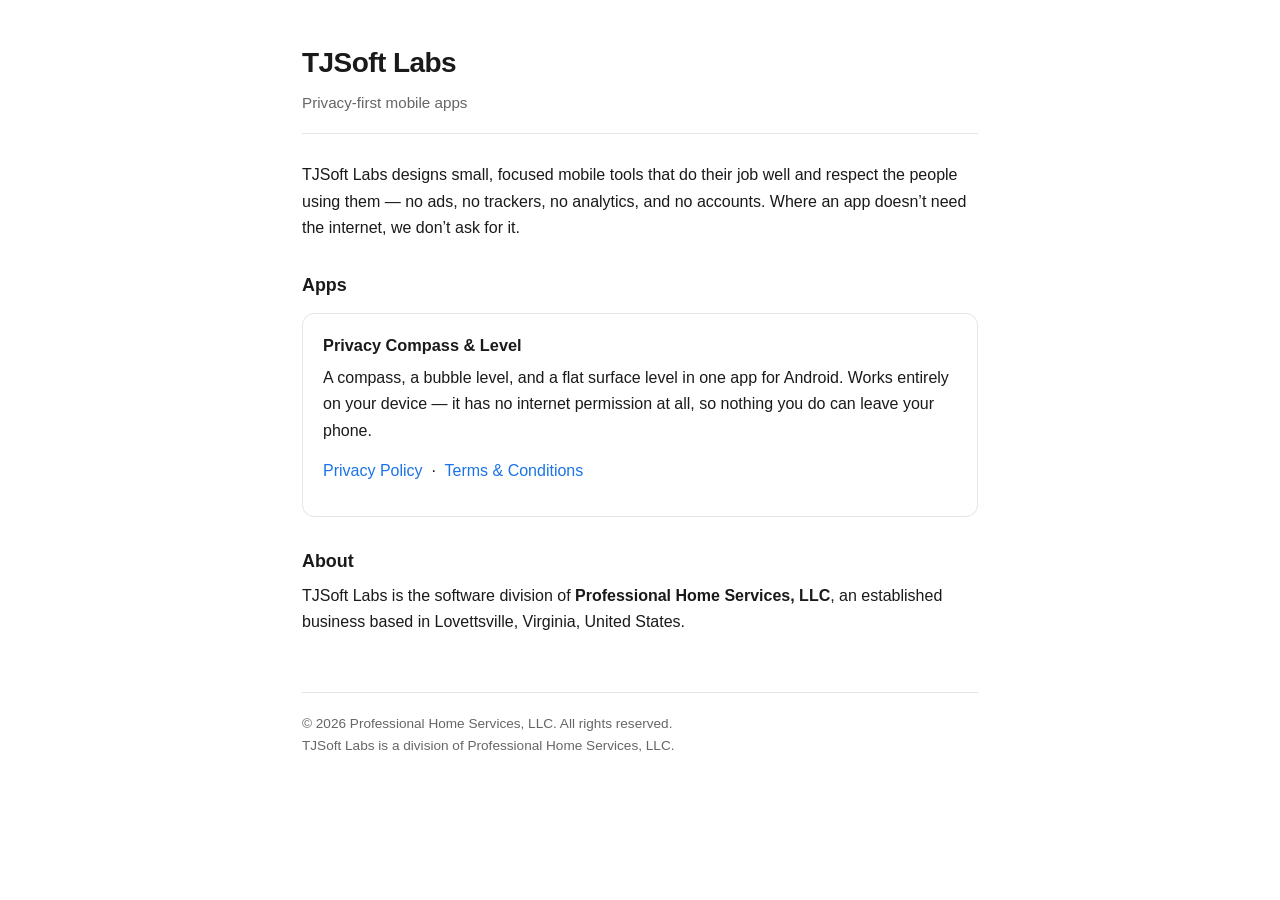
<file: index.html>
<!doctype html>
<html lang="en">
<head>
<meta charset="utf-8">
<meta name="viewport" content="width=device-width, initial-scale=1">
<title>TJSoft Labs — Privacy-first mobile apps</title>
<meta name="description" content="TJSoft Labs builds privacy-first mobile apps. A division of Professional Home Services, LLC.">
<link rel="stylesheet" href="style.css">
</head>
<body>
<div class="wrap">
  <header class="site">
    <h1>TJSoft Labs</h1>
    <p class="sub">Privacy-first mobile apps</p>
  </header>

  <p>TJSoft Labs designs small, focused mobile tools that do their job well and respect the people
  using them &mdash; no ads, no trackers, no analytics, and no accounts. Where an app doesn&rsquo;t
  need the internet, we don&rsquo;t ask for it.</p>

  <h2>Apps</h2>
  <div class="app">
    <h3>Privacy Compass &amp; Level</h3>
    <p>A compass, a bubble level, and a flat surface level in one app for Android. Works entirely on
    your device &mdash; it has no internet permission at all, so nothing you do can leave your phone.</p>
    <p>
      <a href="compass-level/privacy.html">Privacy Policy</a> &nbsp;&middot;&nbsp;
      <a href="compass-level/terms.html">Terms &amp; Conditions</a>
    </p>
  </div>

  <h2>About</h2>
  <p>TJSoft Labs is the software division of <strong>Professional Home Services, LLC</strong>, an
  established business based in Lovettsville, Virginia, United States.</p>

  <footer>
    &copy; 2026 Professional Home Services, LLC. All rights reserved.<br>
    TJSoft Labs is a division of Professional Home Services, LLC.
  </footer>
</div>
</body>
</html>
</file>
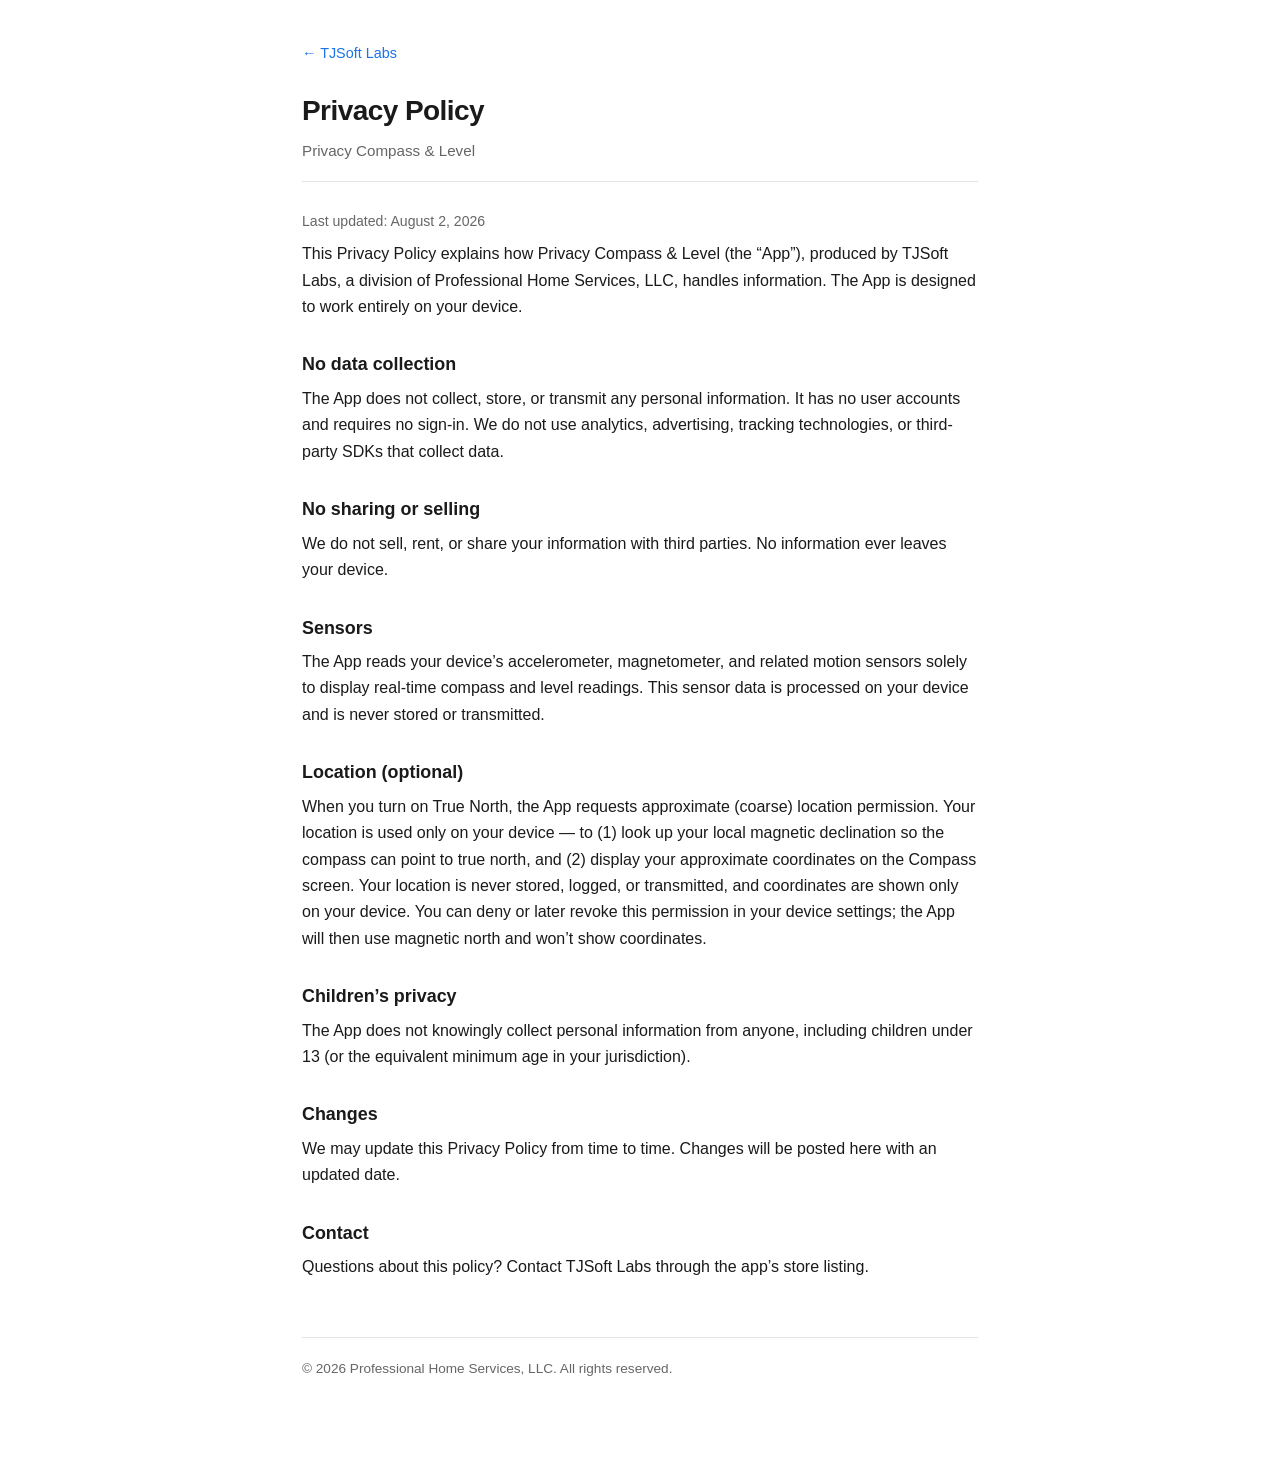
<file: compass-level/privacy.html>
<!doctype html>
<html lang="en">
<head>
<meta charset="utf-8">
<meta name="viewport" content="width=device-width, initial-scale=1">
<title>Privacy Policy — Privacy Compass &amp; Level</title>
<link rel="stylesheet" href="../style.css">
</head>
<body>
<div class="wrap">
  <a class="back" href="../index.html">&larr; TJSoft Labs</a>
  <header class="site">
    <h1>Privacy Policy</h1>
    <p class="sub">Privacy Compass &amp; Level</p>
  </header>
  <p class="updated">Last updated: August 2, 2026</p>

  <p>This Privacy Policy explains how Privacy Compass &amp; Level (the &ldquo;App&rdquo;), produced by
  TJSoft Labs, a division of Professional Home Services, LLC, handles information. The App is
  designed to work entirely on your device.</p>

  <h2>No data collection</h2>
  <p>The App does not collect, store, or transmit any personal information. It has no user accounts
  and requires no sign-in. We do not use analytics, advertising, tracking technologies, or
  third-party SDKs that collect data.</p>

  <h2>No sharing or selling</h2>
  <p>We do not sell, rent, or share your information with third parties. No information ever leaves
  your device.</p>

  <h2>Sensors</h2>
  <p>The App reads your device&rsquo;s accelerometer, magnetometer, and related motion sensors solely
  to display real-time compass and level readings. This sensor data is processed on your device and
  is never stored or transmitted.</p>

  <h2>Location (optional)</h2>
  <p>When you turn on True North, the App requests approximate (coarse) location permission. Your
  location is used only on your device &mdash; to (1) look up your local magnetic declination so the
  compass can point to true north, and (2) display your approximate coordinates on the Compass
  screen. Your location is never stored, logged, or transmitted, and coordinates are shown only on
  your device. You can deny or later revoke this permission in your device settings; the App will
  then use magnetic north and won&rsquo;t show coordinates.</p>

  <h2>Children&rsquo;s privacy</h2>
  <p>The App does not knowingly collect personal information from anyone, including children under 13
  (or the equivalent minimum age in your jurisdiction).</p>

  <h2>Changes</h2>
  <p>We may update this Privacy Policy from time to time. Changes will be posted here with an updated
  date.</p>

  <h2>Contact</h2>
  <p>Questions about this policy? Contact TJSoft Labs through the app&rsquo;s store listing.</p>

  <footer>&copy; 2026 Professional Home Services, LLC. All rights reserved.</footer>
</div>
</body>
</html>
</file>
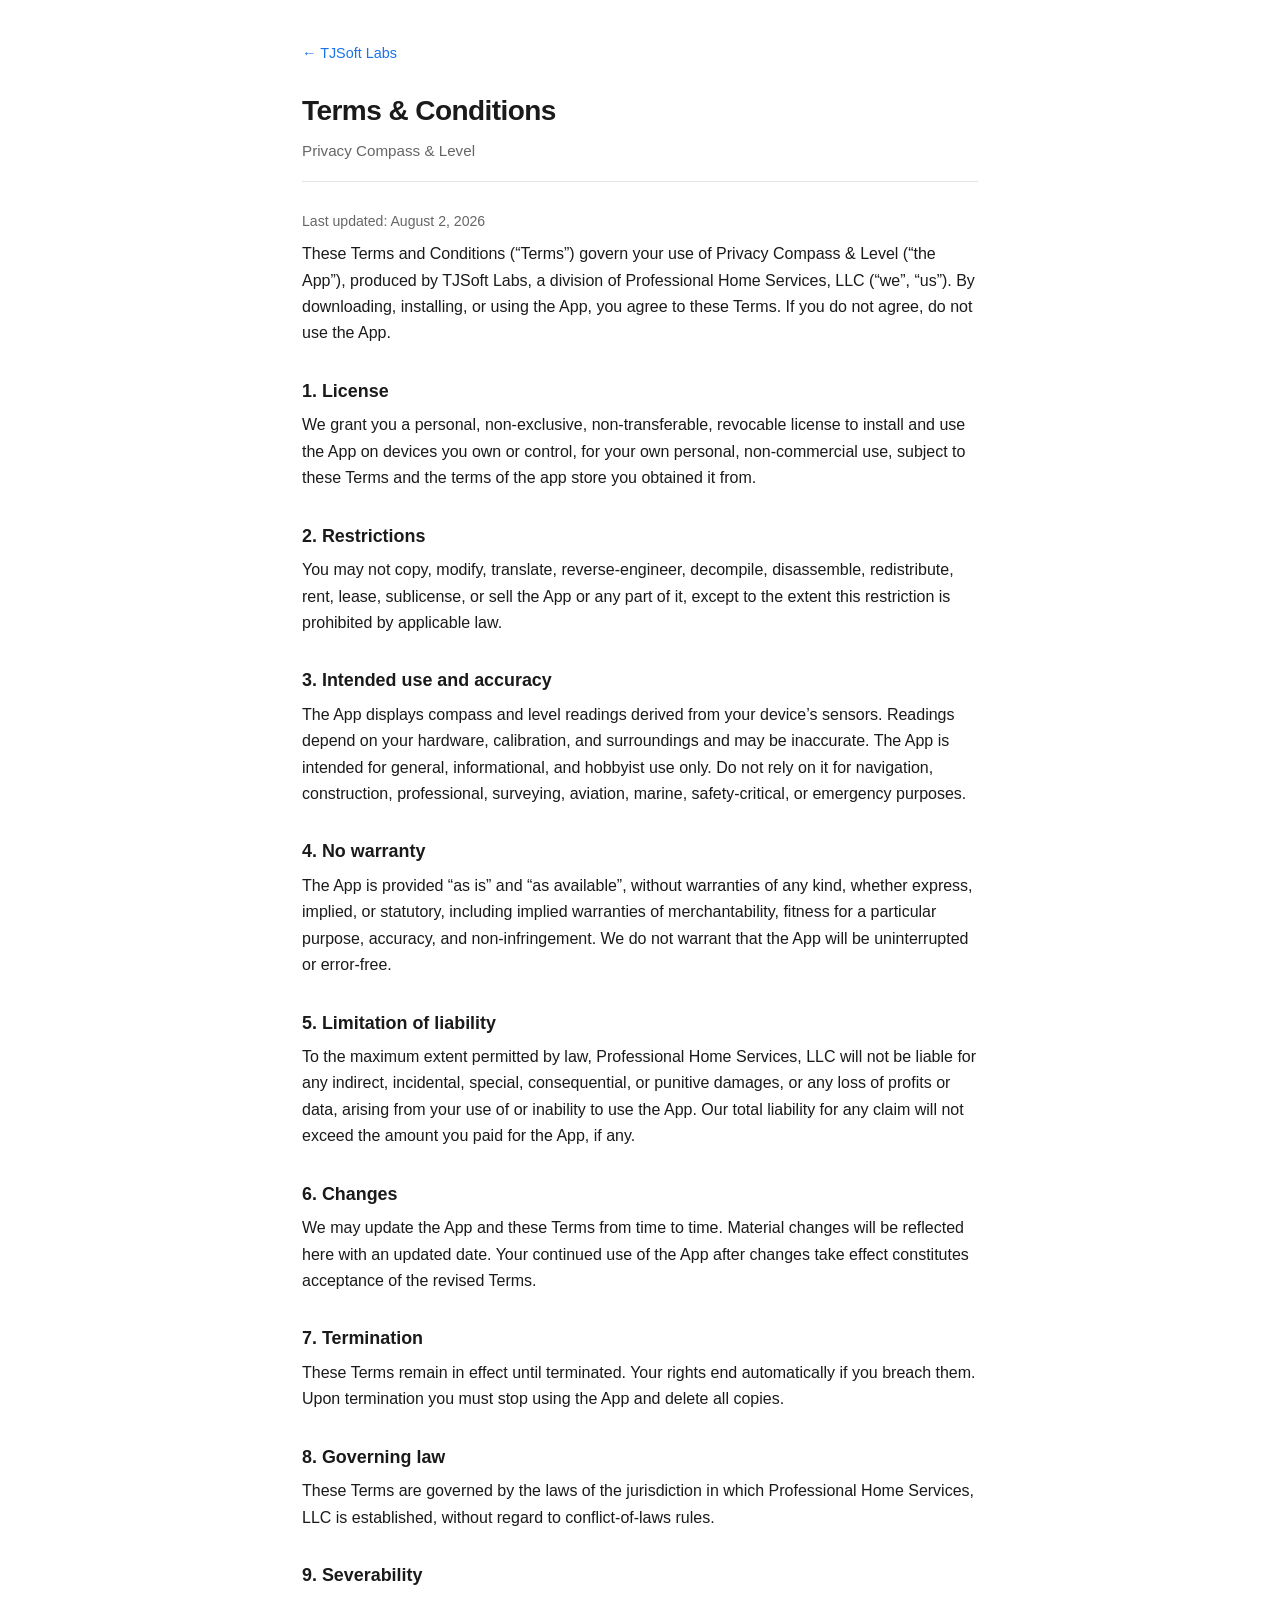
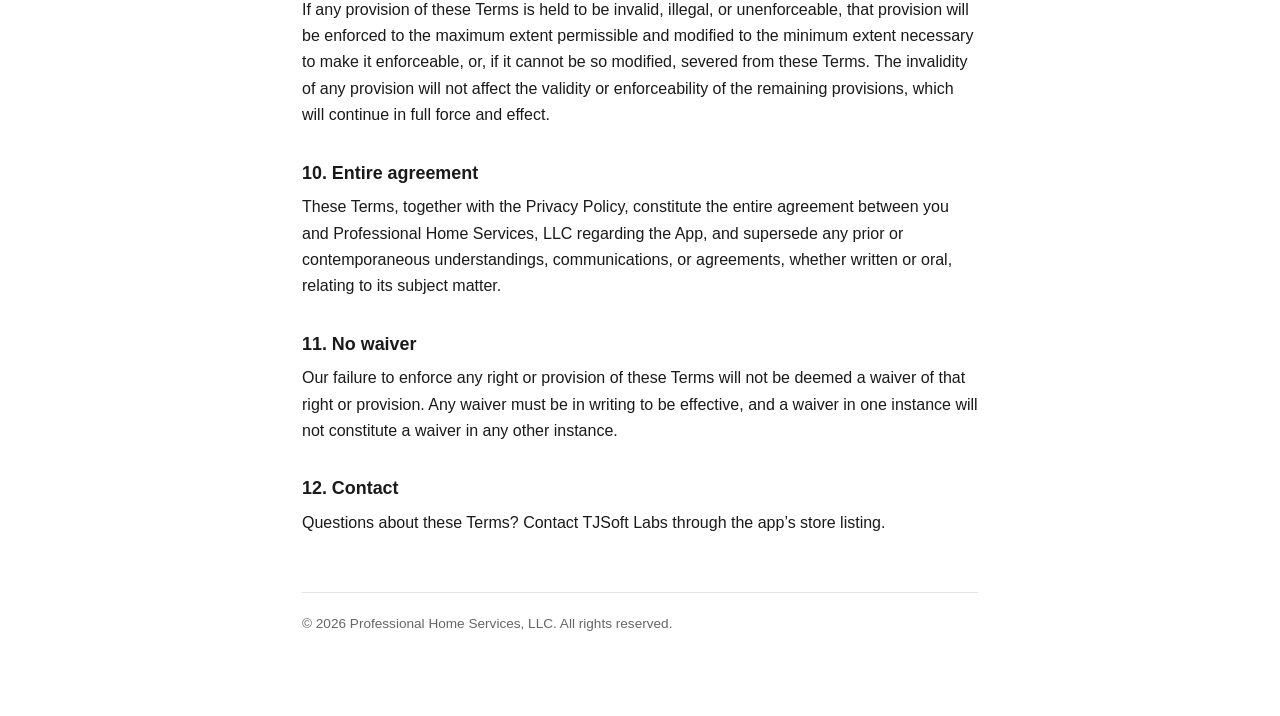
<file: compass-level/terms.html>
<!doctype html>
<html lang="en">
<head>
<meta charset="utf-8">
<meta name="viewport" content="width=device-width, initial-scale=1">
<title>Terms &amp; Conditions — Privacy Compass &amp; Level</title>
<link rel="stylesheet" href="../style.css">
</head>
<body>
<div class="wrap">
  <a class="back" href="../index.html">&larr; TJSoft Labs</a>
  <header class="site">
    <h1>Terms &amp; Conditions</h1>
    <p class="sub">Privacy Compass &amp; Level</p>
  </header>
  <p class="updated">Last updated: August 2, 2026</p>

  <p>These Terms and Conditions (&ldquo;Terms&rdquo;) govern your use of Privacy Compass &amp; Level
  (&ldquo;the App&rdquo;), produced by TJSoft Labs, a division of Professional Home Services, LLC
  (&ldquo;we&rdquo;, &ldquo;us&rdquo;). By downloading, installing, or using the App, you agree to
  these Terms. If you do not agree, do not use the App.</p>

  <h2>1. License</h2>
  <p>We grant you a personal, non-exclusive, non-transferable, revocable license to install and use
  the App on devices you own or control, for your own personal, non-commercial use, subject to these
  Terms and the terms of the app store you obtained it from.</p>

  <h2>2. Restrictions</h2>
  <p>You may not copy, modify, translate, reverse-engineer, decompile, disassemble, redistribute,
  rent, lease, sublicense, or sell the App or any part of it, except to the extent this restriction
  is prohibited by applicable law.</p>

  <h2>3. Intended use and accuracy</h2>
  <p>The App displays compass and level readings derived from your device&rsquo;s sensors. Readings
  depend on your hardware, calibration, and surroundings and may be inaccurate. The App is intended
  for general, informational, and hobbyist use only. Do not rely on it for navigation, construction,
  professional, surveying, aviation, marine, safety-critical, or emergency purposes.</p>

  <h2>4. No warranty</h2>
  <p>The App is provided &ldquo;as is&rdquo; and &ldquo;as available&rdquo;, without warranties of any
  kind, whether express, implied, or statutory, including implied warranties of merchantability,
  fitness for a particular purpose, accuracy, and non-infringement. We do not warrant that the App
  will be uninterrupted or error-free.</p>

  <h2>5. Limitation of liability</h2>
  <p>To the maximum extent permitted by law, Professional Home Services, LLC will not be liable for any indirect,
  incidental, special, consequential, or punitive damages, or any loss of profits or data, arising
  from your use of or inability to use the App. Our total liability for any claim will not exceed the
  amount you paid for the App, if any.</p>

  <h2>6. Changes</h2>
  <p>We may update the App and these Terms from time to time. Material changes will be reflected here
  with an updated date. Your continued use of the App after changes take effect constitutes
  acceptance of the revised Terms.</p>

  <h2>7. Termination</h2>
  <p>These Terms remain in effect until terminated. Your rights end automatically if you breach them.
  Upon termination you must stop using the App and delete all copies.</p>

  <h2>8. Governing law</h2>
  <p>These Terms are governed by the laws of the jurisdiction in which Professional Home Services,
  LLC is established, without regard to conflict-of-laws rules.</p>

  <h2>9. Severability</h2>
  <p>If any provision of these Terms is held to be invalid, illegal, or unenforceable, that provision
  will be enforced to the maximum extent permissible and modified to the minimum extent necessary to
  make it enforceable, or, if it cannot be so modified, severed from these Terms. The invalidity of
  any provision will not affect the validity or enforceability of the remaining provisions, which
  will continue in full force and effect.</p>

  <h2>10. Entire agreement</h2>
  <p>These Terms, together with the Privacy Policy, constitute the entire agreement between you and
  Professional Home Services, LLC regarding the App, and supersede any prior or contemporaneous understandings,
  communications, or agreements, whether written or oral, relating to its subject matter.</p>

  <h2>11. No waiver</h2>
  <p>Our failure to enforce any right or provision of these Terms will not be deemed a waiver of that
  right or provision. Any waiver must be in writing to be effective, and a waiver in one instance
  will not constitute a waiver in any other instance.</p>

  <h2>12. Contact</h2>
  <p>Questions about these Terms? Contact TJSoft Labs through the app&rsquo;s store listing.</p>

  <footer>&copy; 2026 Professional Home Services, LLC. All rights reserved.</footer>
</div>
</body>
</html>
</file>
<file: style.css>
:root { color-scheme: light dark; }
* { box-sizing: border-box; }
body {
  margin: 0;
  font-family: -apple-system, BlinkMacSystemFont, "Segoe UI", Roboto, Helvetica, Arial, sans-serif;
  line-height: 1.65;
  color: #1a1a1a;
  background: #ffffff;
}
.wrap { max-width: 720px; margin: 0 auto; padding: 40px 22px 80px; }
header.site { border-bottom: 1px solid #e5e5e5; padding-bottom: 18px; margin-bottom: 28px; }
h1 { font-size: 1.75rem; margin: 0 0 4px; letter-spacing: -0.02em; }
.sub { color: #666; font-size: 0.95rem; margin: 0; }
.updated { color: #666; font-size: 0.88rem; margin: 0 0 8px; }
h2 { font-size: 1.12rem; margin-top: 30px; margin-bottom: 6px; }
h3 { font-size: 1.02rem; margin: 0 0 6px; }
.app { border: 1px solid #e5e5e5; border-radius: 12px; padding: 18px 20px; margin: 12px 0; }
p { margin: 0 0 14px; }
a { color: #1a73e8; text-decoration: none; }
a:hover { text-decoration: underline; }
.back { display: inline-block; margin-bottom: 22px; font-size: 0.9rem; }
.card {
  display: block; border: 1px solid #e5e5e5; border-radius: 12px;
  padding: 18px 20px; margin: 12px 0; text-decoration: none; color: inherit;
  font-weight: 600;
}
.card:hover { border-color: #1a73e8; text-decoration: none; }
footer { margin-top: 56px; padding-top: 20px; border-top: 1px solid #e5e5e5; color: #666; font-size: 0.85rem; }
@media (prefers-color-scheme: dark) {
  body { color: #e6e6e6; background: #0f1115; }
  header.site, footer, .card, .app { border-color: #2a2d34; }
  .sub, .updated, footer { color: #9aa0a6; }
  a { color: #8ab4f8; }
  .card:hover { border-color: #8ab4f8; }
}
</file>
